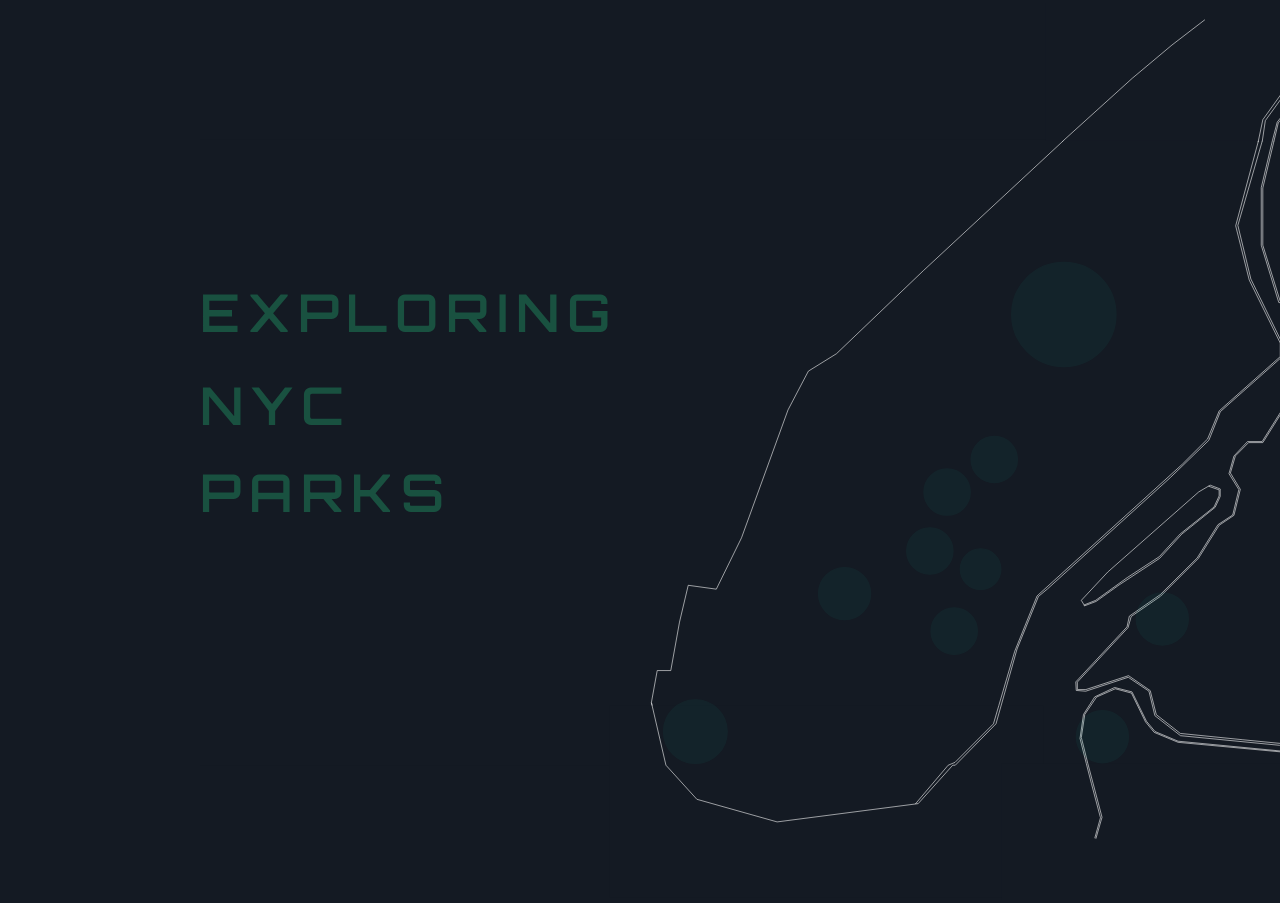
<file: index.html>
<!DOCTYPE html>
<html lang="en">
<head>
  <meta charset="UTF-8" />
  <title>Exploring NYC Parks</title>

  <!-- Inter (기본 UI용) -->
  <link
    href="https://fonts.googleapis.com/css2?family=Inter:wght@100;200;300;400&display=swap"
    rel="stylesheet"
  />

  <!-- Orbitron (타이틀 + info-title용) -->
  <link
    href="https://fonts.googleapis.com/css2?family=Orbitron:wght@200;400;600&display=swap"
    rel="stylesheet"
  />

  <!-- Newsreader (info-line용) -->
  <link
    href="https://fonts.googleapis.com/css2?family=Newsreader:wght@300;400;500&display=swap"
    rel="stylesheet"
  />
<link href="https://fonts.googleapis.com/css2?family=Caveat:wght@400;500;600&display=swap" rel="stylesheet">

  <!-- 외부 CSS -->
  <link rel="stylesheet" href="style.css" />
</head>

<body>
  <!-- ⬇️ SVG 맵 + 타이틀까지 전부 SVG 안에서 처리 -->
  <svg id="Layer_1" data-name="Layer 1"
    xmlns="http://www.w3.org/2000/svg"
    viewBox="0 0 2207.8 1737.74"
    preserveAspectRatio="xMidYMid slice"
  >
    <defs>
      <style>
        .cls-1 { fill: #141a23; }
        .cls-2 { fill: none; stroke: #fff; stroke-miterlimit: 10; }
      </style>
    </defs>

    <!-- 배경 박스 -->
    <rect class="cls-1" y="327.38" width="1920" height="1080"/>

    <!-- 원래 지도 라인/폴리곤 (그대로 유지) -->
    <polyline class="cls-2" points="1298.37 1407.38 1368.57 1336.04 1405.34 1210.69 1443.78 1115.43 1694.47 888.13 1737.92 844.68 1757.98 796.21 1863.27 702.62 1863.27 679.22 1809.79 570.59 1786.39 477 1826.5 327.38 1492.24 327.38 1248.24 553.87 1097.82 697.61 1049.35 727.69 1014.26 794.54 934.03 1015.15 890.58 1103.73 842.11 1097.04 827.07 1160.55 812.03 1244.12 788.63 1244.12 778.6 1299.27 803.67 1407.38 1298.37 1407.38"/>
    <polygon class="cls-2" points="1853.24 327.38 1833.19 411.81 1833.19 510.42 1863.27 607.36 1920 620.73 1920 327.38 1853.24 327.38"/>
    <polygon class="cls-2" points="1520.14 1122.99 1565.76 1074.16 1722.63 936.02 1739.44 926.1 1757.84 932.5 1757.84 942.9 1749.04 962.11 1690.61 1008.53 1654.6 1047.75 1599.37 1083.77 1544.95 1122.99 1524.94 1130.99 1520.14 1122.99"/>
    <polyline class="cls-2" points="1794.39 931.59 1777.31 903.4 1785.85 873.96 1808.59 850.96 1833.19 850.96 1920 712.97 1920 1388.2 1863.27 1369.8 1797.55 1363.36 1690.91 1352.57 1649.44 1320.13 1638.99 1278.73 1601.6 1252.97 1528.01 1276.89 1513.29 1276.89 1513.29 1264.01 1600.68 1170.18 1606.2 1150.86 1656.8 1115.9 1722.11 1050.58 1757.84 993.55 1783.37 976.43 1794.39 931.59 1794.39 931.59"/>
    <polygon class="cls-2" points="1532.09 1407.38 1520.14 1359.46 1526.12 1319.68 1546.39 1289.84 1578.72 1275.55 1606.69 1283.01 1630.93 1332.73 1645.85 1350.76 1687.14 1367.92 1863.27 1384.33 1920 1402.98 1920 1407.38 1532.09 1407.38"/>
    <polyline class="cls-2" points="1739.44 926.1 1742.63 924.42 1759.71 930.88 1759.71 943.79 1750.96 962.54 1693.47 1008.78 1655.22 1050.58 1585.47 1096.35 1545.64 1124.85 1525.4 1132.62 1524.94 1130.99"/>
    <polyline class="cls-2" points="1853.24 327.38 1850.37 327.38 1830.5 411.16 1830.5 510.53 1860.7 609.18 1920 623.56 1920 620.73"/>
    <polyline class="cls-2" points="1920 712.97 1920 708.93 1832 849.18 1806.75 849.18 1783.43 874.07 1774.84 904.58 1791.85 931.93 1781.33 975.77 1755.73 992.6 1720.14 1049.76 1656.55 1112.99 1602.94 1150.32 1599.01 1168.74 1510.61 1263.72 1511.37 1278.42 1527.79 1279.76 1601.11 1255.7 1636.81 1279.76 1647.03 1321.91 1691.19 1356.44 1861.86 1373.01 1920 1390.55 1920 1388.2"/>
    <polyline class="cls-2" points="1920 1402.98 1920 1401.03 1863.27 1382.81 1686.96 1365.95 1647.36 1349.32 1632.53 1331.6 1607.57 1280.96 1577.51 1273.33 1543.29 1289.52 1523.92 1319.8 1517.91 1361.25 1529.46 1407.38 1532.09 1407.38"/>
    <rect class="cls-1" x="705.79" y="1304.43" width="749.22" height="330.37"/>
    <polyline class="cls-2" points="778.6 1299.27 803.67 1407.38 857.02 1466.16 995.46 1505.2 1238.71 1473.67 1298.37 1407.38 1302.78 1407.38 1372.97 1335.99 1409.29 1206.91 1446.13 1116.37 1461.71 1103.37 1673.88 911.11 1740.12 846.96 1759.93 797.54 1865.62 703.65 1865.62 677.23 1812.59 568.8 1790.14 476.2 1833.19 327.38 1826.5 327.38"/>
    <polyline class="cls-2" points="1377.84 1304.43 1368.57 1336.04 1302.32 1402.49 1290.5 1407.38 1233.85 1474.3"/>
    <rect class="cls-1" x="1383.23" y="1404.63" width="749.22" height="333.11"/>
    <polyline class="cls-2" points="1528.77 1404.63 1537.52 1438.98 1553.18 1498 1543.34 1533.27"/>
    <polyline class="cls-2" points="1531.41 1404.63 1555.85 1497.14 1545.2 1534.23"/>
    <rect class="cls-1" x="1458.58" width="749.22" height="330.37"/>
    <polyline class="cls-2" points="1487.76 331.29 1608.02 222.53 1676.48 165.18 1733.27 121.56"/>
    <polyline class="cls-2" points="1825.1 332.6 1833.19 294.01 1925.42 165.18"/>
    <polyline class="cls-2" points="1832.24 331.29 1837.54 295.54 1929.05 168.96"/>
    <polyline class="cls-2" points="1849.66 330.37 1858.01 298.11 1892.97 254.05 1947.64 168.96"/>
    <polyline class="cls-2" points="1852.31 331.29 1859.84 299.53 1896.76 253.09 1950.52 170.26"/>

    <!-- ✅ SVG 안에 타이틀: 지도 위, 인포텍스트 아래 -->
    <g id="svg-title">
      <text class="svg-title-line" x="0" y="660">EXPLORING</text>
      <text class="svg-title-line" x="0" y="820">NYC</text>
      <text class="svg-title-line" x="0" y="970">PARKS</text>
    </g>
  </svg>

  <!-- JS -->
  <script src="script.js"></script>
</body>
</html>
</file>
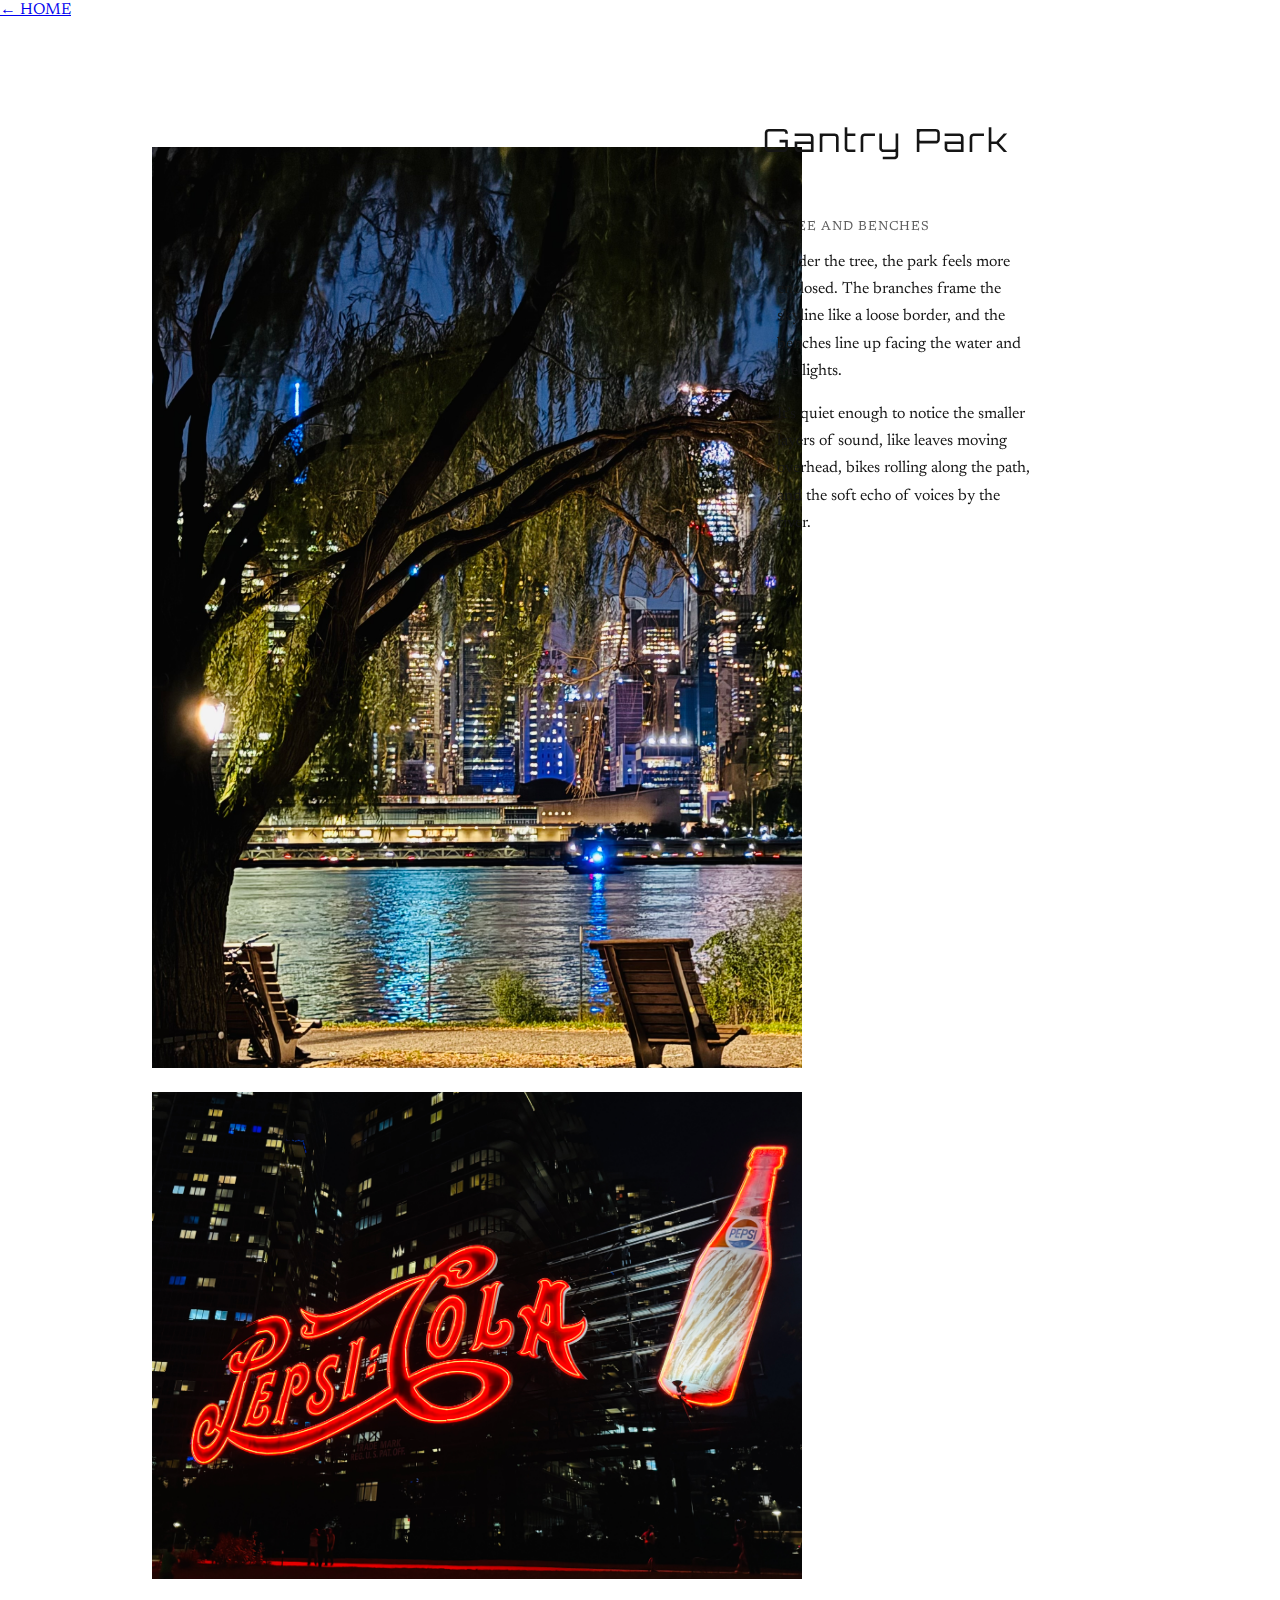
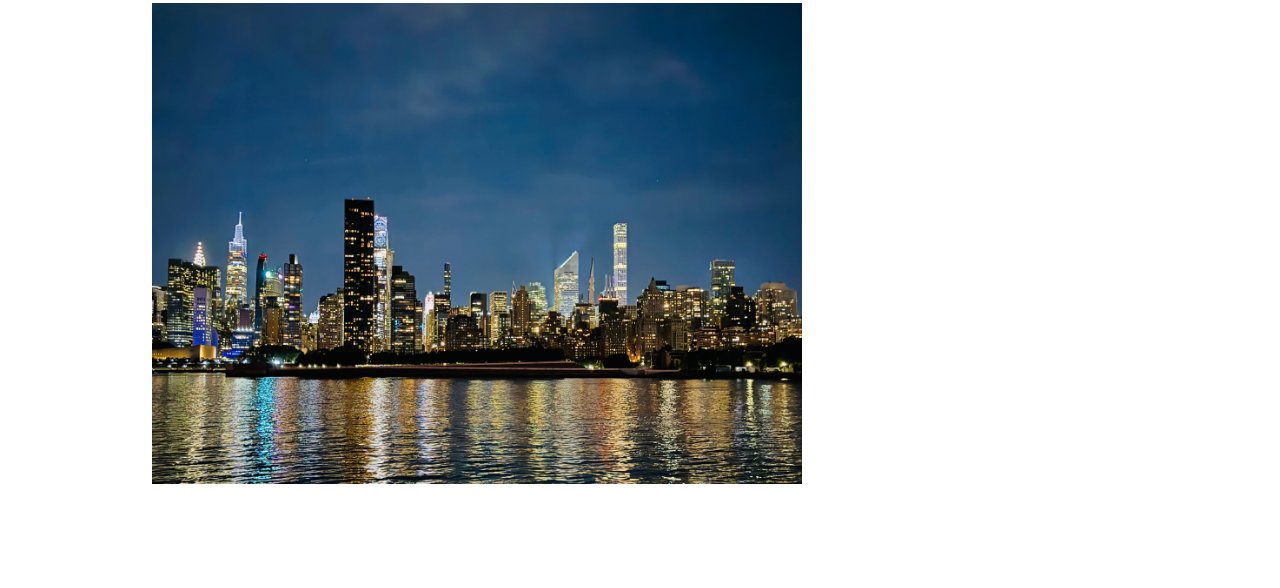
<file: gantrypark/gathernpark.html>
<!DOCTYPE html>
<html lang="en">
<head>
  <meta charset="utf-8">
  <meta name="viewport" content="width=device-width, initial-scale=1">
  <title>Gantry Park</title>

  <!-- Fonts: 제목 Cormorant, 본문 Ubuntu -->
  <link
    href="https://fonts.googleapis.com/css2?family=Cormorant+Garamond:wght@500;600&family=Ubuntu:wght@300;400;500&display=swap"
    rel="stylesheet"
  >
<link
  href="https://fonts.googleapis.com/css2?family=Newsreader:wght@200;300;400;500&display=swap"
  rel="stylesheet"
/>
<link
  href="https://fonts.googleapis.com/css2?family=Orbitron:wght@200;400;600&display=swap"
  rel="stylesheet"
/>

  <link rel="stylesheet" href="gantry.css">
  <script src="gantry.js" defer></script>
</head>

<body>
  <a href="../index.html" class="home-button">← HOME</a>

  <div class="big-container">

    <!-- 제목 + 브러쉬 -->
    <div class="page-title-wrapper">
      <h1 class="page-title">Gantry Park</h1>
      
    </div>

    <!-- 왼쪽 이미지 컬럼 -->
    <div class="image-column">
      

      <!-- 3. 나무 아래 벤치 뷰 -->
      <img
        src="images/zelcovatree.jpg"
        alt="Tree framing the skyline with benches by the water"
        data-label="Tree and benches"
        data-text1="Under the tree, the park feels more enclosed. The branches frame the skyline like a loose border, and the benches line up facing the water and the lights."
        data-text2="It’s quiet enough to notice the smaller layers of sound, like leaves moving overhead, bikes rolling along the path, and the soft echo of voices by the river."
      >
      
      <!-- 2. 펩시 사인 -->
      <img
        src="images/pepsicolasign.jpg"
        alt="Bright red Pepsi-Cola sign glowing at night"
        data-label="Pepsi-Cola sign"
        data-text1="The red neon pulled my eyes from far away, and I couldn’t help wishing it were a Coca-Cola sign instead."
        
      >

      

      <!-- 1. 스카이라인 전경 -->
      <img
        src="images/city manhattan view.jpg"
        alt="Wide Manhattan skyline across the river at night"
        data-label="Skyline across the river"
        data-text1="From the edge of the park, Manhattan feels almost flat, like a line of light stretched across the water. The buildings stack into a band of windows, and the river quietly reflects the whole thing back."
       
      >
    </div>

    <!-- 오른쪽 텍스트 패널 (초기값 = 첫 이미지 내용) -->
    <div class="text-fixed">
      <div id="current-spot" class="spot-label">
        Skyline across the river
      </div>

      <p id="paragraph1">
        From the edge of the park, Manhattan feels almost flat, like a line of light stretched across the water. The buildings stack into a band of windows, and the river quietly reflects the whole thing back.
      </p>

      <p id="paragraph2">
        The loudest sounds are small ones: bits of conversation, a camera shutter, water hitting the rocks, and the low engine noise of a boat cutting through the reflections.
      </p>
    </div>

  </div>

</body>
</html>
</file>
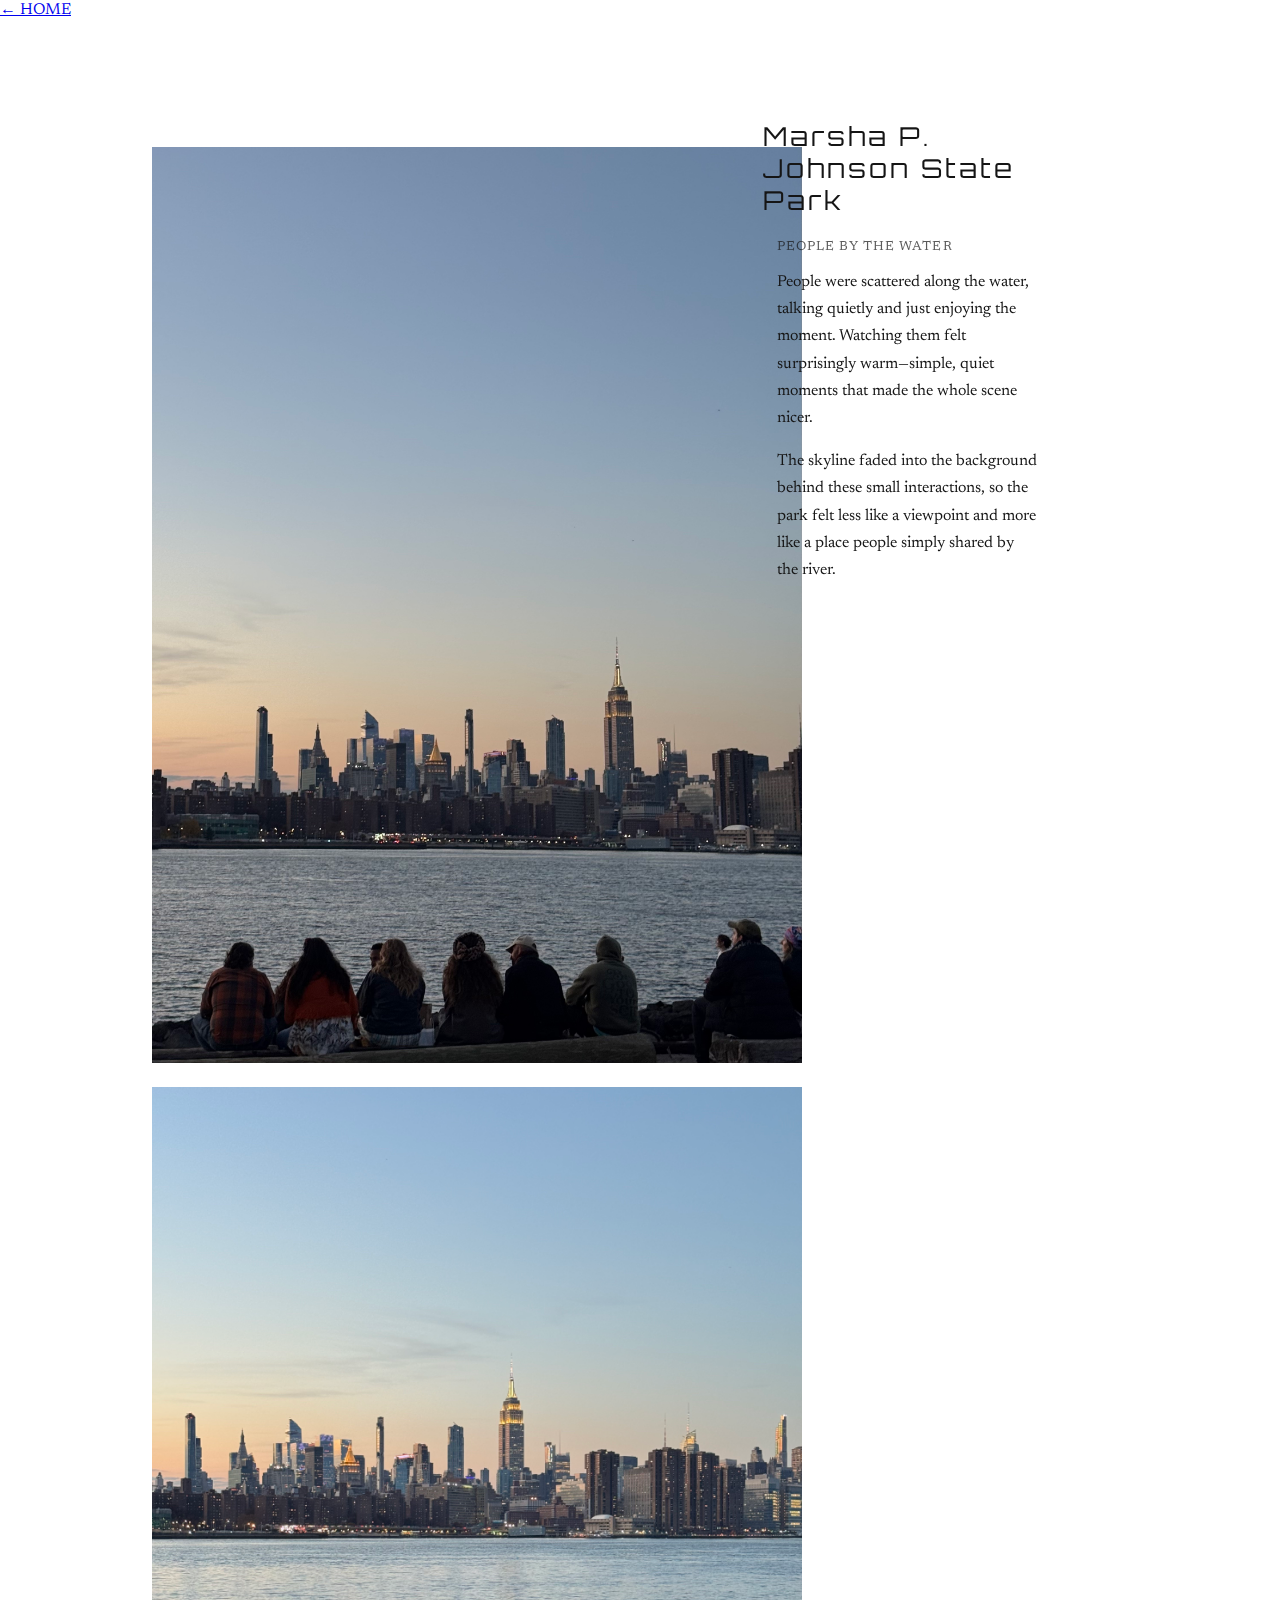
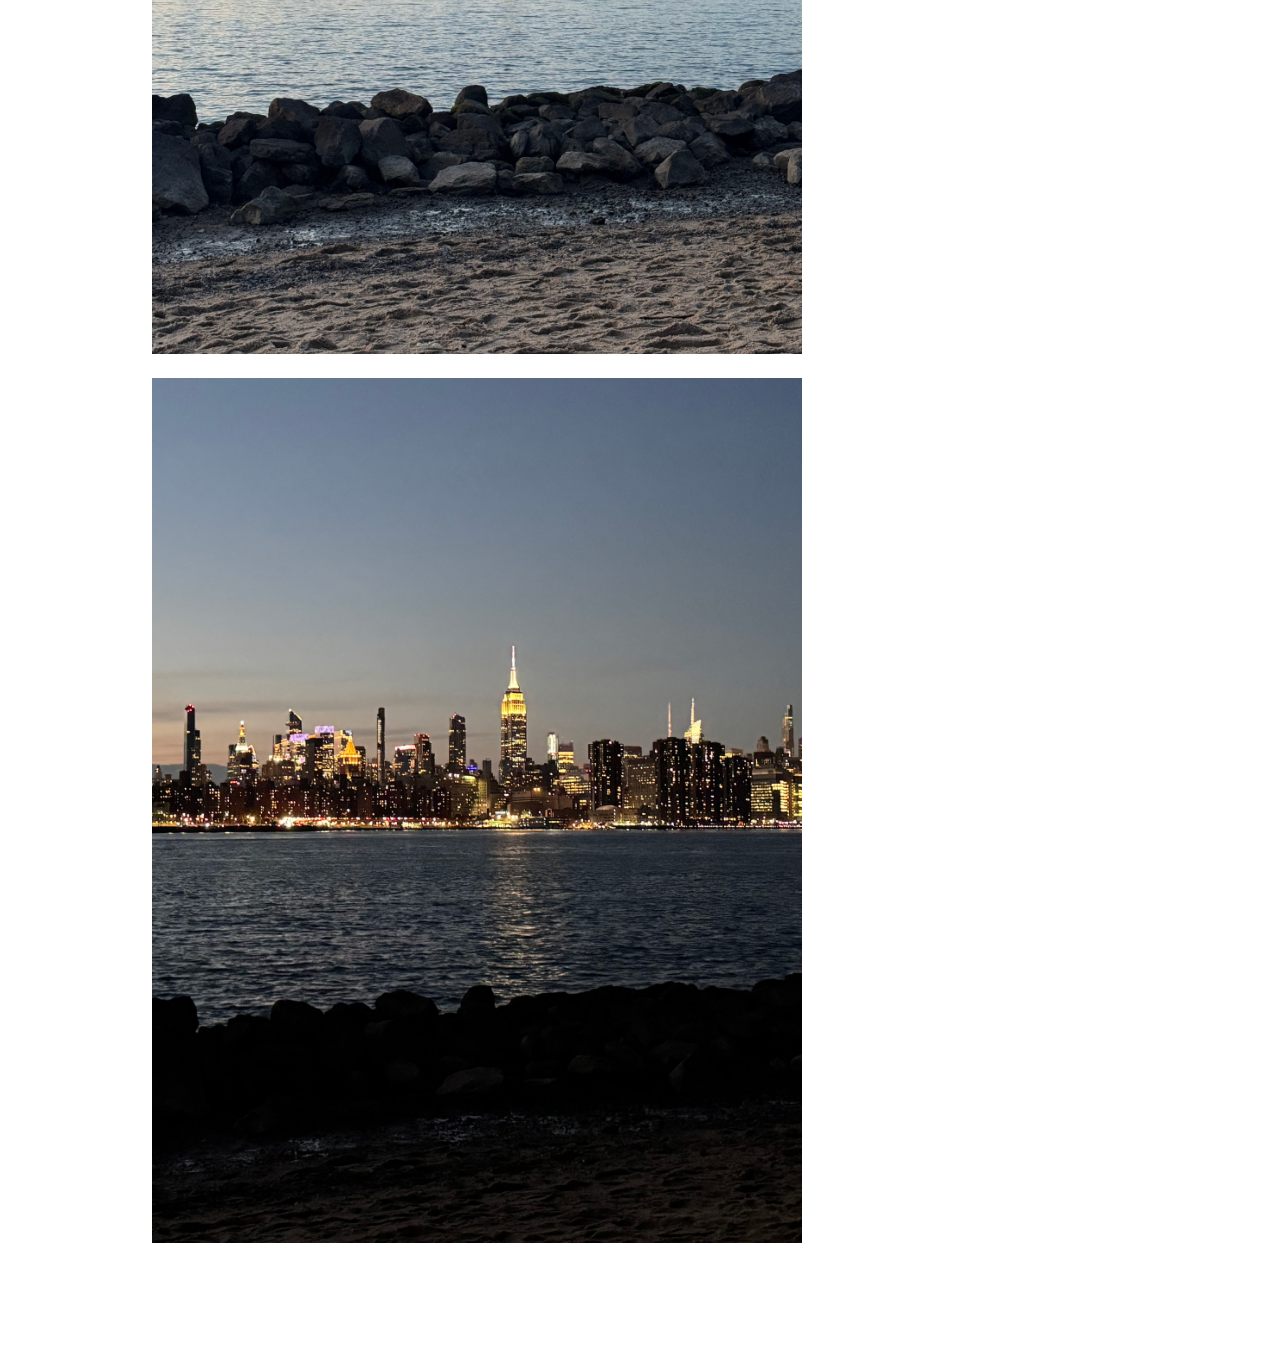
<file: Marsha/Marsha.html>
<!DOCTYPE html>
<html lang="en">
<head>
  <meta charset="utf-8">
  <meta name="viewport" content="width=device-width, initial-scale=1">
  <title>Marsha P. Johnson State Park</title>

  <!-- 폰트: 프로젝트 공통 (Newsreader + Orbitron) -->
  <link
    href="https://fonts.googleapis.com/css2?family=Newsreader:wght@200;300;400;500&family=Orbitron:wght@200;400;600&display=swap"
    rel="stylesheet"
  >

  <link rel="stylesheet" href="marsha.css">
  <script src="marsha.js" defer></script>
</head>

<body>
<a href="../index.html" class="home-button">← HOME</a>
  <div class="big-container">

    <!-- 제목 + 브러쉬 -->
    <div class="page-title-wrapper">
      <h1 class="page-title">Marsha P. Johnson State Park</h1>
      
    </div>

    <!-- 왼쪽 이미지 컬럼 -->
    <div class="image-column">
      <!-- 3. 물가에 앉아있는 사람들 -->
      <img
        src="images/IMG_2700.jpg"
        alt="People sitting along the shore facing the Manhattan skyline across the river"
        data-label="People by the water"
        data-text1="People were scattered along the water, talking quietly and just enjoying the moment. Watching them felt surprisingly warm—simple, quiet moments that made the whole scene nicer."
        data-text2="The skyline faded into the background behind these small interactions, so the park felt less like a viewpoint and more like a place people simply shared by the river."
      > <!-- 1. 스카이라인 at dusk -->
      <img
        src="images/IMG_2709.jpg"
        alt="Manhattan skyline at dusk across the river"
        data-label="Skyline at dusk"
        data-text1= "Sitting near the edge of the park, I watched the skyline catch the last light of the day across the river. I wasn’t planning to stay long, but the view was so good that I spaced out, and time went by a lot faster than I expected."
        data-text2="People around me were talking quietly or just watching the water, and I ended up doing the same without really thinking about it. I stayed in that spot for so long that I took this photo almost automatically—right as the sun went down."
      >

      <!-- 2. 스카이라인 at night -->
      <img
        src="images/IMG_271932.jpg"
        alt="Manhattan skyline at night with reflections on the water"
        data-label="Skyline at night"
        data-text1="By the time it got fully dark, I was still sitting in the same spot. The buildings had turned into a grid of lights, and the Empire State Building stood out clearly in the center."
        data-text2="The river stretched the reflections into loose streaks, and the sounds around me stayed soft—quiet voices and a bit of music from someone’s phone. I didn’t realize how much time had passed until I noticed the sun was completely gone, and that’s when I finally got up and left."
      >

     
    </div>

    <!-- 오른쪽 텍스트 패널 -->
    <div class="text-fixed">
      <div id="current-spot" class="spot-label">Skyline at dusk</div>

      <p id="paragraph1">
        Standing at the edge of the park, the skyline holds the last light of the day across the river. I didn’t plan to stay long, but the breeze and the view were so calming that time slipped by without me noticing.
      </p>

      <p id="paragraph2">
        People around me were talking quietly or just watching the water, and I found myself doing the same. I stayed in the same spot for so long that I ended up taking this photo almost without thinking—at the exact moment the sun went down.
      </p>
    </div>

  </div>

</body>
</html>
</file>
<file: style.css>
/* 전체 페이지 기본 세팅 */
html,
body {
  margin: 0;
  padding: 0;
  width: 100%;
  height: 100%;
  overflow: hidden;
  background: #141a23;
  font-family: "Inter", system-ui, -apple-system, BlinkMacSystemFont,
    sans-serif;
}

/* SVG 맵: 비율 유지 + 화면 꽉 채우기 + 위치 살짝 이동 */
svg#Layer_1 {
  width: 100vw;
  height: 100vh;
  display: block;
  transform: translate(200px, 3px); /* ← 여기 값으로 위치 조정 */
}

/* ===========================
   SVG 안 타이틀 (Exploring / NYC / Parks)
   =========================== */
#svg-title .svg-title-line {
  font-family: "Orbitron", sans-serif;
  font-size: 90px;
  font-weight: 600;
  letter-spacing: 0.15em;
  fill: rgb(25, 81, 64);
  opacity: 1;
}

/* ---- 파크 핫스팟 & 라벨 ---- */

.park-group {
  /* 각 파크마다 <g class="park-group"> 그룹 */
}

.park-hotspot {
  fill: #00ffd0;
  opacity: 0.04;           /* 기본: 힌트처럼 아주 옅게 보이게 */
  stroke: #00ffd0;
  stroke-width: 2;
  transition: opacity 0.25s ease-out;
  cursor: pointer;
}

.park-label {
  fill: #ffffff;
  font-size: 18px;
  font-weight: 200;
  letter-spacing: 0.12em;
  text-transform: uppercase;
  opacity: 0;
  pointer-events: none;   /* 텍스트는 마우스 이벤트 안 받게 */
  paint-order: stroke;
  stroke: #141a23;        /* 라벨에 아주 얇은 아웃라인 */
  stroke-width: 3;
}

/* 그룹에 호버하면: 영역 + 라벨 둘 다 나타나게 */
.park-group:hover .park-hotspot {
  opacity: 0.35;
}

.park-group:hover .park-label {
  opacity: 0.9;
}

/* ===========================
   Info box + connector line
   =========================== */

/* 왼쪽 “보이지 않는” 박스 테두리 */
.info-box-rect {
  fill: none;
  stroke: white;      /* 틀은 안 보이게 */
}

/* 박스 안 타이틀 (파크 이름) */
.info-title {
  font-family: "Orbitron", sans-serif;
  fill: hsl(153, 6%, 70%);
  font-size: 36px;
  font-weight: 300;
  letter-spacing: 0.18em;
  text-transform: uppercase;
}

/* 주소 / 짧은 설명 */
.info-line {
  font-family: "Newsreader", serif;
  fill: hsl(0, 0%, 100%);
  font-size: 24px;
  font-weight: 300;
  letter-spacing: 0.08em;
}

/* 파크에서 박스로 이어지는 선 */
.info-connector {
  stroke: #ffffff;
  stroke-width: 1.5;
  opacity: 0;            /* 기본은 숨김 */
  transition: opacity 0.25s ease-out;
  pointer-events: none;
}

/* info 그룹 전체 숨김/보임을 위해 */
.info-hidden {
  opacity: 0;
  pointer-events: none;
}

.info-visible {
  opacity: 1;
}

/* 🔥 색은 건드리지 않고 opacity만 깜빡이는 버전 */
@keyframes hotspotPulse {
  0% {
    opacity: 1;
  }
  50% {
    opacity: 0.35; /* 더 연해졌다가 */
  }
  100% {
    opacity: 1; /* 다시 원래대로 */
  }
}

/* hover pulse 적용 */
.park-hotspot.pulsing {
  animation: hotspotPulse 0.8s ease-in-out infinite;
}
</file>
<file: gantrypark/gantry.css>
/* 페이지 배경색 */
body {
  background-color: #ffffff;
  margin: 0;
  font-family: "Newsreader", serif;
}

/* big-container (흰색 박스) */
.big-container {
  max-width: 1300px;
  margin: 40px auto;
  padding: 24px 32px;
  box-sizing: border-box;
  background: #ffffff;
  border-radius: 8px;
  position: relative;
}

/* 제목 + 브러쉬 (sticky) */
.page-title-wrapper {
  position: fixed;
  top: 120px;
  right: 14%;
  width: 260px;
  z-index: 50;
  text-align: left;
}

/* 제목 텍스트 — Madison 스타일 */
.page-title {
  font-family: "Orbitron", sans-serif;
  font-weight: 200;
  color: #151515;
  letter-spacing: 3px;
  margin: 0 0 8px 0;
  position: relative;
  z-index: 2;
  right: 30%;
}

/* 브러쉬 이미지 — 위치 동일 */
.title-brush {
  width: 420px;
  display: block;
  position: relative;
  left: -90px;
  top: -120px;
  z-index: 1;
}

/* 왼쪽 이미지 컬럼 — margin-left 120px */
.image-column {
  width: 650px;
  max-width: 75vw;
  margin-left: 120px;
  margin-bottom: 40px;
  margin-top: 65px;
}

.image-column img {
  width: 100%;
  height: auto;
  display: block;
  margin-bottom: 24px;
}

/* 오른쪽 텍스트 박스 — right 19% */
.text-fixed {
  position: fixed;
  top: 220px;
  right: 19%;
  width: 260px;
  max-width: 28vw;
  text-align: left;
  color: #151515;
}

/* spot 라벨 */
.spot-label {
  font-size: 13px;
  opacity: 0.7;
  letter-spacing: 0.08em;
  text-transform: uppercase;
  margin-bottom: 12px;
}

/* 본문 텍스트 — Madison 동일 */
.text-fixed p {
  font-size: 16px;
  font-weight: 400;
  line-height: 1.7;
  margin-bottom: 14px;
}

/* 반응형 */
@media (max-width: 1200px) {
  .big-container {
    margin: 16px;
    padding: 16px;
  }

  .image-column {
    width: auto;
    max-width: 90vw;
    margin: 0 auto 20px auto;
  }

  .text-fixed,
  .page-title-wrapper {
    position: static;
    width: auto;
    max-width: 90vw;
    margin: 0 auto 16px auto;
    text-align: left;
  }
}
</file>
<file: Marsha/marsha.css>
/* 페이지 기본 */
body {
  background-color: #ffffff;
  margin: 0;
  font-family: "Newsreader", serif;
}

/* 공통 big-container */
.big-container {
  max-width: 1300px;
  margin: 40px auto;
  padding: 24px 32px;
  box-sizing: border-box;
  background: #ffffff;
  border-radius: 8px;
  position: relative;
}

/* 제목 + 브러쉬 래퍼 */
.page-title-wrapper {
  position: fixed;
  top: 120px;
  right: 14%;
  width: 260px;
  z-index: 50;
  text-align: left;
}

/* 제목 텍스트: Orbitron, 얇게 */
.page-title {
  font-family: "Orbitron", sans-serif;
  font-weight: 200;
  font-size: 26px;
  color: #151515;
  letter-spacing: 3px;
  margin: 0 0 8px 0;
  position: relative;
  z-index: 2;
  right: 30%;
}

/* 브러쉬 이미지 */
.title-brush {
  width: 420px;
  display: block;
  position: relative;
  left: -90px;
  top: -120px;
  z-index: 1;
}

/* 왼쪽 이미지 컬럼 */
.image-column {
  width: 650px;
  max-width: 75vw;
  margin-left: 120px;
  margin-top: 65px;
  margin-bottom: 40px;
}

.image-column img {
  width: 100%;
  height: auto;
  display: block;
  margin-bottom: 24px;
}

/* 오른쪽 고정 텍스트 박스 */
.text-fixed {
  position: fixed;
  top: 240px;
  right: 19%;
  width: 260px;
  max-width: 28vw;
  text-align: left;
  color: #151515;
}

/* spot 라벨 */
.spot-label {
  font-size: 13px;
  opacity: 0.7;
  letter-spacing: 0.08em;
  text-transform: uppercase;
  margin-bottom: 12px;
}

/* 본문 텍스트 */
.text-fixed p {
  font-size: 16px;
  font-weight: 400;
  line-height: 1.7;
  margin-bottom: 14px;
}

/* 반응형 */
@media (max-width: 1200px) {
  .big-container {
    margin: 16px;
    padding: 16px;
  }

  .image-column {
    width: auto;
    max-width: 90vw;
    margin: 0 auto 20px auto;
  }

  .text-fixed,
  .page-title-wrapper {
    position: static;
    width: auto;
    max-width: 90vw;
    margin: 0 auto 16px auto;
    text-align: left;
    right: auto;
  }
}
</file>
